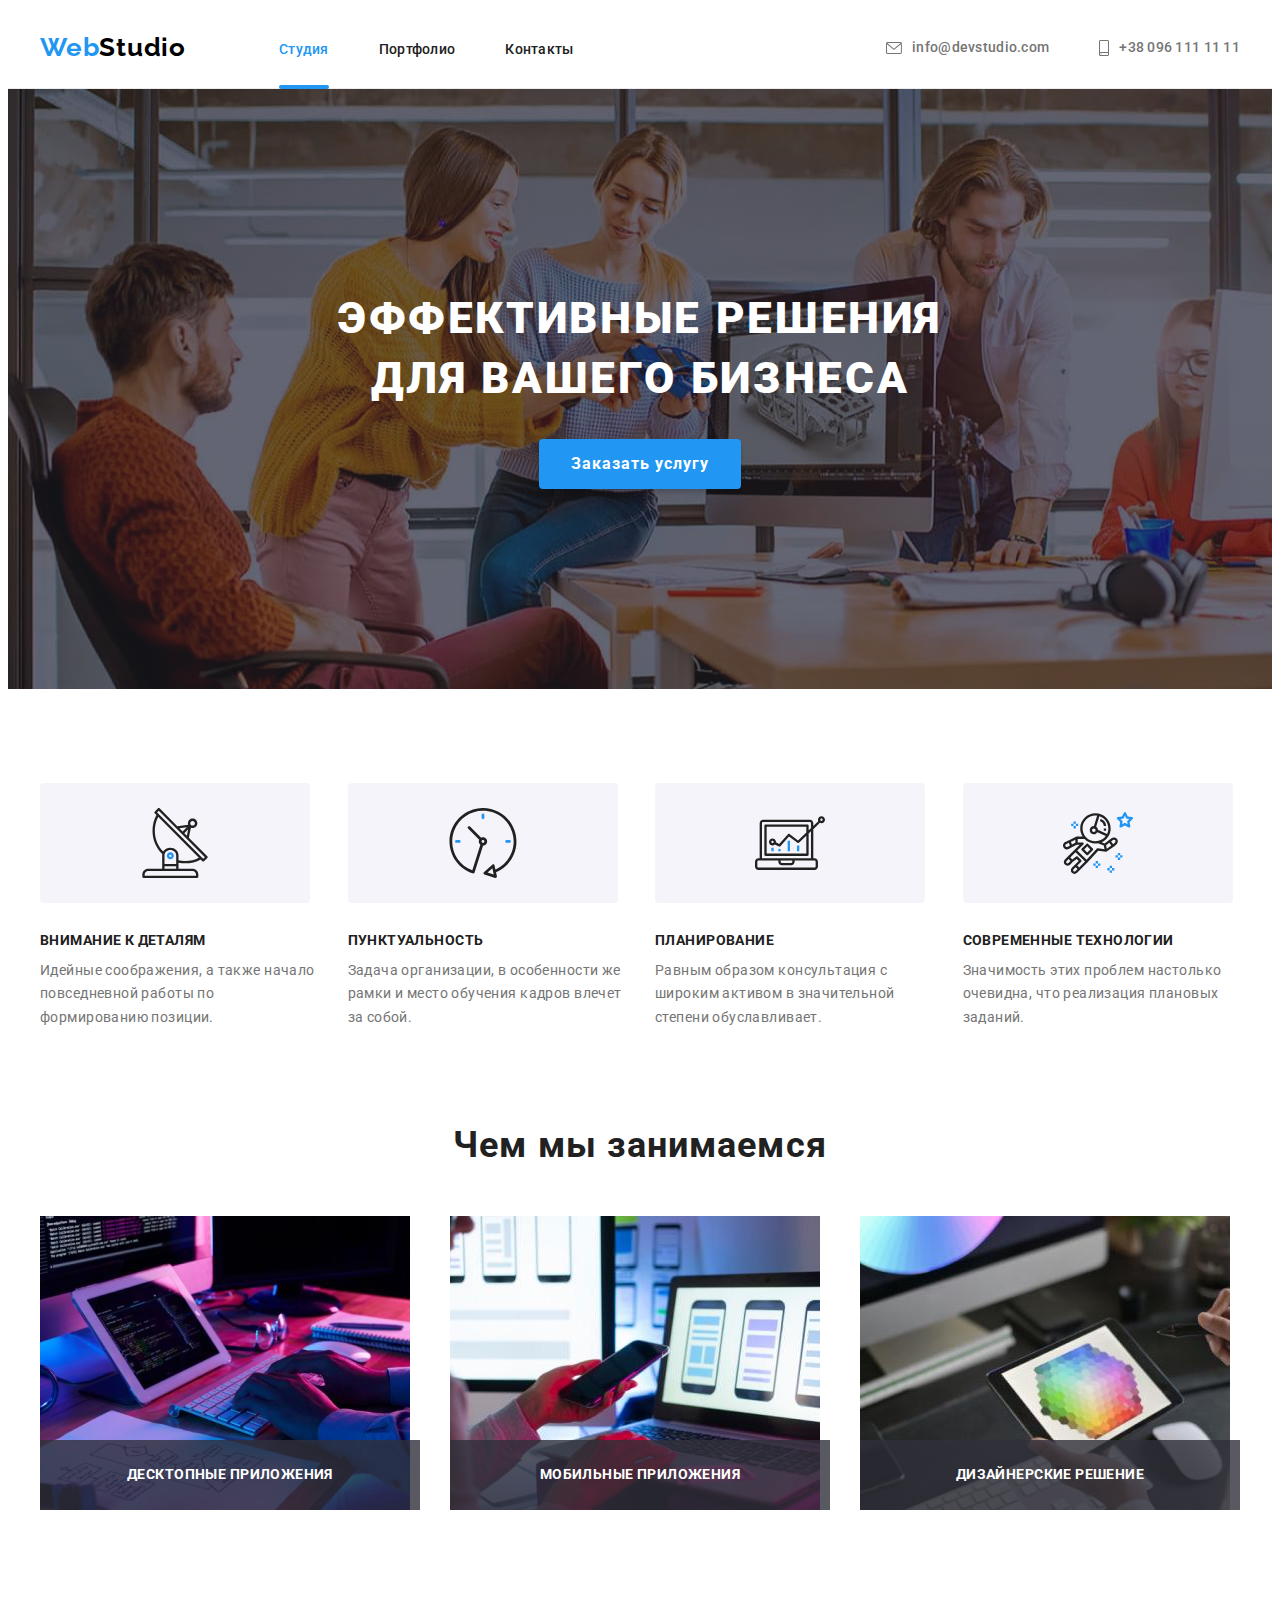
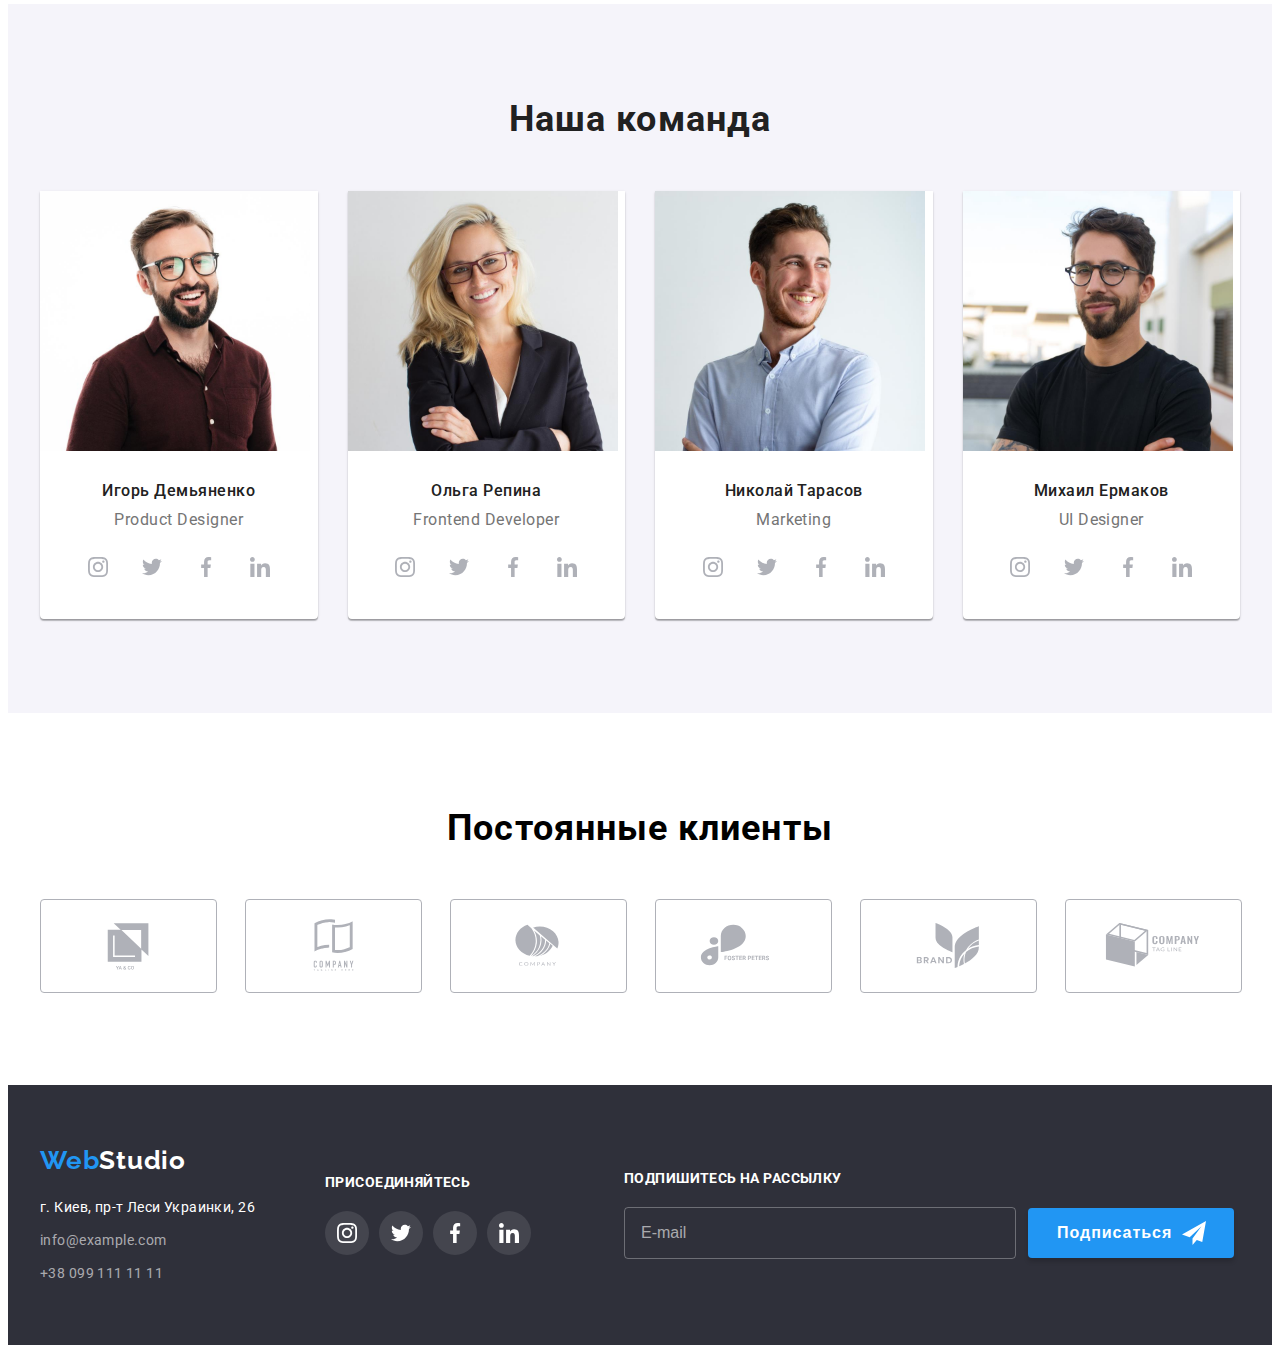
<file: index.html>
<!DOCTYPE html>
<html lang="ru">
  <head>
    <meta charset="UTF-8" />
    <meta http-equiv="X-UA-Compatible" content="IE=edge" />
    <meta name="viewport" content="width=device-width, initial-scale=1.0" />
    <title>WebStudio</title>
    <link rel="preconnect" href="https://fonts.googleapis.com" />
    <link rel="preconnect" href="https://fonts.gstatic.com" crossorigin />
    <link
      href="https://fonts.googleapis.com/css2?family=Raleway:wght@700&family=Roboto:wght@400;500;700;900&display=swap"
      rel="stylesheet"
    />
    <link
      rel="stylesheet"
      href="https://cdnjs.cloudflare.com/ajax/libs/modern-normalize/1.1.0/modern-normalize.min.css"
      integrity="sha512-wpPYUAdjBVSE4KJnH1VR1HeZfpl1ub8YT/NKx4PuQ5NmX2tKuGu6U/JRp5y+Y8XG2tV+wKQpNHVUX03MfMFn9Q=="
      crossorigin="anonymous"
      referrerpolicy="no-referrer"
    />
    <link rel="stylesheet" href="./css/style.css" />
  </head>

  <body>
    <header class="header">
      <div class="container header-container">
        <a class="header-logo link" href="./index.html"
          ><span class="header-logo-accent">Web</span>Studio</a
        >
        <nav class="header-nav">
          <ul class="header-nav-list list">
            <li class="header-nav-item">
              <a class="header-nav-link link current" href="./index.html"
                >Студия</a
              >
            </li>
            <li class="header-nav-item">
              <a class="header-nav-link link" href="./portfolio.html"
                >Портфолио</a
              >
            </li>
            <li class="header-nav-item">
              <a class="header-nav-link link" href="">Контакты</a>
            </li>
          </ul>
        </nav>
        <ul class="header-contact-list list">
          <li class="header-contact-item">
            <a class="header-contact-link link" href="mailto:info@devstudio.com"
              ><svg class="header-icon" width="16" height="12">
                <use href="./images/icons.svg#icon-envelope"></use></svg
              >info@devstudio.com</a
            >
          </li>
          <li class="header-contact-item">
            <a class="header-contact-link link" href="tel:+380961111111"
              ><svg class="header-icon" width="10" height="16">
                <use href="./images/icons.svg#icon-smartphone"></use></svg
              >+38 096 111 11 11</a
            >
          </li>
        </ul>
      </div>
    </header>
    <main>
      <!--Hero-->
      <section class="hero">
        <div class="container hero-container">
          <h1 class="hero-title">Эффективные решения для вашего бизнеса</h1>
          <button type="button" class="hero-btn" data-modal-open>
            Заказать услугу
          </button>
        </div>
      </section>
      <!--Qualitys-->
      <section class="quality">
        <div class="container">
          <h2 class="visually-hidden">Качества</h2>
          <ul class="quality-list list">
            <li class="quality-item">
              <div class="quality-icon-container">
                <svg class="quality-icon" width="70" height="70">
                  <use href="./images/icons.svg#icon-antenna"></use>
                </svg>
              </div>
              <h3 class="quality-title">Внимание к деталям</h3>
              <p class="quality-text">
                Идейные соображения, а также начало повседневной работы по
                формированию позиции.
              </p>
            </li>
            <li class="quality-item">
              <div class="quality-icon-container">
                <svg class="quality-icon" width="70" height="70">
                  <use href="./images/icons.svg#icon-clock"></use>
                </svg>
              </div>
              <h3 class="quality-title">Пунктуальность</h3>
              <p class="quality-text">
                Задача организации, в особенности же рамки и место обучения
                кадров влечет за собой.
              </p>
            </li>
            <li class="quality-item">
              <div class="quality-icon-container">
                <svg class="quality-icon" width="70" height="70">
                  <use href="./images/icons.svg#icon-diagram"></use>
                </svg>
              </div>
              <h3 class="quality-title">Планирование</h3>
              <p class="quality-text">
                Равным образом консультация с широким активом в значительной
                степени обуславливает.
              </p>
            </li>
            <li class="quality-item">
              <div class="quality-icon-container">
                <svg class="quality-icon" width="70" height="70">
                  <use href="./images/icons.svg#icon-astronaut"></use>
                </svg>
              </div>
              <h3 class="quality-title">Современные технологии</h3>
              <p class="quality-text">
                Значимость этих проблем настолько очевидна, что реализация
                плановых заданий.
              </p>
            </li>
          </ul>
        </div>
      </section>
      <!--Works-->
      <section class="works">
        <div class="container">
          <h2 class="works-title">Чем мы занимаемся</h2>
          <ul class="works-list list">
            <li class="works-item">
              <img
                src="./images/code.jpg"
                alt="пишет код на планшете"
                width="370"
                height="294"
              />
              <h3 class="work-item-title">ДЕСКТОПНЫЕ ПРИЛОЖЕНИЯ</h3>
            </li>
            <li class="works-item">
              <img
                src="./images/mobile.jpg"
                alt="девушка с телефоном возле ноутбука"
                width="370"
                height="294"
              />
              <h3 class="work-item-title">МОБИЛЬНЫЕ ПРИЛОЖЕНИЯ</h3>
            </li>
            <li class="works-item">
              <img
                src="./images/color.jpg"
                alt="планшет в руке с гаммой цветов"
                width="370"
                height="294"
              />
              <h3 class="work-item-title">ДИЗАЙНЕРСКИЕ РЕШЕНИЕ</h3>
            </li>
          </ul>
        </div>
      </section>
      <!--Team-->
      <section class="team">
        <div class="container">
          <h2 class="team-title">Наша команда</h2>
          <ul class="team-list list">
            <li class="team-item">
              <img
                src="./images/product-designer.jpg"
                alt="дизайнер продукта"
                width="270"
                height="260"
              />
              <div class="team-container">
                <h3 class="team-list-title">Игорь Демьяненко</h3>
                <p class="team-list-text" lang="en">Product Designer</p>
                <ul class="team-social-list list">
                  <li class="team-social-item">
                    <a class="team-social-link link" href="">
                      <svg class="team-social-icon" width="20" height="20">
                        <use href="./images/icons.svg#icon-instagram"></use>
                      </svg>
                    </a>
                  </li>
                  <li class="team-social-item">
                    <a class="team-social-link link" href="">
                      <svg class="team-social-icon" width="20" height="20">
                        <use href="./images/icons.svg#icon-twitter"></use>
                      </svg>
                    </a>
                  </li>
                  <li class="team-social-item">
                    <a class="team-social-link link" href="">
                      <svg class="team-social-icon" width="20" height="20">
                        <use href="./images/icons.svg#icon-facebook"></use>
                      </svg>
                    </a>
                  </li>
                  <li class="team-social-item">
                    <a class="team-social-link link" href="">
                      <svg class="team-social-icon" width="20" height="20">
                        <use href="./images/icons.svg#icon-linkedin"></use>
                      </svg>
                    </a>
                  </li>
                </ul>
              </div>
            </li>
            <li class="team-item">
              <img
                src="./images/frontend-developer.jpg"
                alt="фронтенд разработчик"
                width="270"
                height="260"
              />
              <div class="team-container">
                <h3 class="team-list-title">Ольга Репина</h3>
                <p class="team-list-text" lang="en">Frontend Developer</p>
                <ul class="team-social-list list">
                  <li class="team-social-item">
                    <a class="team-social-link link" href="">
                      <svg class="team-social-icon" width="20" height="20">
                        <use href="./images/icons.svg#icon-instagram"></use>
                      </svg>
                    </a>
                  </li>
                  <li class="team-social-item">
                    <a class="team-social-link link" href="">
                      <svg class="team-social-icon" width="20" height="20">
                        <use href="./images/icons.svg#icon-twitter"></use>
                      </svg>
                    </a>
                  </li>
                  <li class="team-social-item">
                    <a class="team-social-link link" href="">
                      <svg class="team-social-icon" width="20" height="20">
                        <use href="./images/icons.svg#icon-facebook"></use>
                      </svg>
                    </a>
                  </li>
                  <li class="team-social-item">
                    <a class="team-social-link link" href="">
                      <svg class="team-social-icon" width="20" height="20">
                        <use href="./images/icons.svg#icon-linkedin"></use>
                      </svg>
                    </a>
                  </li>
                </ul>
              </div>
            </li>
            <li class="team-item">
              <img
                src="./images/marketing.jpg"
                alt="маркетолог"
                width="270"
                height="260"
              />
              <div class="team-container">
                <h3 class="team-list-title">Николай Тарасов</h3>
                <p class="team-list-text" lang="en">Marketing</p>
                <ul class="team-social-list list">
                  <li class="team-social-item">
                    <a class="team-social-link link" href="">
                      <svg class="team-social-icon" width="20" height="20">
                        <use href="./images/icons.svg#icon-instagram"></use>
                      </svg>
                    </a>
                  </li>
                  <li class="team-social-item">
                    <a class="team-social-link link" href="">
                      <svg class="team-social-icon" width="20" height="20">
                        <use href="./images/icons.svg#icon-twitter"></use>
                      </svg>
                    </a>
                  </li>
                  <li class="team-social-item">
                    <a class="team-social-link link" href="">
                      <svg class="team-social-icon" width="20" height="20">
                        <use href="./images/icons.svg#icon-facebook"></use>
                      </svg>
                    </a>
                  </li>
                  <li class="team-social-item">
                    <a class="team-social-link link" href="">
                      <svg class="team-social-icon" width="20" height="20">
                        <use href="./images/icons.svg#icon-linkedin"></use>
                      </svg>
                    </a>
                  </li>
                </ul>
              </div>
            </li>
            <li class="team-item">
              <img
                src="./images/ui-designer.jpg"
                alt="дизайнер интерфейсов"
                width="270"
                height="260"
              />
              <div class="team-container">
                <h3 class="team-list-title">Михаил Ермаков</h3>
                <p class="team-list-text" lang="en">UI Designer</p>
                <ul class="team-social-list list">
                  <li class="team-social-item">
                    <a class="team-social-link link" href="">
                      <svg class="team-social-icon" width="20" height="20">
                        <use href="./images/icons.svg#icon-instagram"></use>
                      </svg>
                    </a>
                  </li>
                  <li class="team-social-item">
                    <a class="team-social-link link" href="">
                      <svg class="team-social-icon" width="20" height="20">
                        <use href="./images/icons.svg#icon-twitter"></use>
                      </svg>
                    </a>
                  </li>
                  <li class="team-social-item">
                    <a class="team-social-link link" href="">
                      <svg class="team-social-icon" width="20" height="20">
                        <use href="./images/icons.svg#icon-facebook"></use>
                      </svg>
                    </a>
                  </li>
                  <li class="team-social-item">
                    <a class="team-social-link link" href="">
                      <svg class="team-social-icon" width="20" height="20">
                        <use href="./images/icons.svg#icon-linkedin"></use>
                      </svg>
                    </a>
                  </li>
                </ul>
              </div>
            </li>
          </ul>
        </div>
      </section>
      <!--Clients-->
      <section class="client">
        <div class="container">
          <h2 class="client-title">Постоянные клиенты</h2>
          <ul class="client-list list">
            <li class="client-item">
              <a class="client-link link" href="">
                <svg class="client-icon" width="106" height="60">
                  <use href="./images/icons.svg#icon-logo1"></use>
                </svg>
              </a>
            </li>
            <li class="client-item">
              <a class="client-link link" href="">
                <svg class="client-icon" width="106" height="60">
                  <use href="./images/icons.svg#icon-logo2"></use>
                </svg>
              </a>
            </li>
            <li class="client-item">
              <a class="client-link link" href="">
                <svg class="client-icon" width="106" height="60">
                  <use href="./images/icons.svg#icon-logo3"></use>
                </svg>
              </a>
            </li>
            <li class="client-item">
              <a class="client-link link" href="">
                <svg class="client-icon" width="106" height="60">
                  <use href="./images/icons.svg#icon-logo4"></use>
                </svg>
              </a>
            </li>
            <li class="client-item">
              <a class="client-link link" href="">
                <svg class="client-icon" width="106" height="60">
                  <use href="./images/icons.svg#icon-logo5"></use>
                </svg>
              </a>
            </li>
            <li class="client-item">
              <a class="client-link link" href="">
                <svg class="client-icon" width="106" height="60">
                  <use href="./images/icons.svg#icon-logo6"></use>
                </svg>
              </a>
            </li>
          </ul>
        </div>
      </section>
    </main>
    <footer class="footer">
      <div class="container">
        <div class="footer-container">
          <div class="footer-addres">
            <a class="footer-logo link" href="./index.html"
              ><span class="footer-logo-accent">Web</span>Studio
            </a>
            <address class="footer-address">
              <ul class="footer-list list">
                <li class="footer-item">
                  <a
                    class="footer-address-link link"
                    href="https://goo.gl/maps/RLzgMfpruisoDYnj7"
                    target="_blank"
                    rel="noopener noreferrer"
                    >г. Киев, пр-т Леси Украинки, 26
                  </a>
                </li>
                <li class="footer-item">
                  <a class="footer-link link" href="mailto:info@example.com"
                    >info@example.com</a
                  >
                </li>
                <li class="footer-item">
                  <a class="footer-link link" href="tel:+380991111111"
                    >+38 099 111 11 11</a
                  >
                </li>
              </ul>
            </address>
          </div>
          <div class="footer-social">
            <p class="footer-social-text">ПРИСОЕДИНЯЙТЕСЬ</p>
            <ul class="footer-social-list list">
              <li class="footer-social-item">
                <a class="footer-social-link link" href="">
                  <svg class="footer-social-icon" width="20" height="20">
                    <use href="./images/icons.svg#icon-instagram"></use>
                  </svg>
                </a>
              </li>
              <li class="footer-social-item">
                <a class="footer-social-link link" href="">
                  <svg class="footer-social-icon" width="20" height="20">
                    <use href="./images/icons.svg#icon-twitter"></use>
                  </svg>
                </a>
              </li>
              <li class="footer-social-item">
                <a class="footer-social-link link" href="">
                  <svg class="footer-social-icon" width="20" height="20">
                    <use href="./images/icons.svg#icon-facebook"></use>
                  </svg>
                </a>
              </li>
              <li class="footer-social-item">
                <a class="footer-social-link link" href="">
                  <svg class="footer-social-icon" width="20" height="20">
                    <use href="./images/icons.svg#icon-linkedin"></use>
                  </svg>
                </a>
              </li>
            </ul>
          </div>
          <div class="footer-form-wrap">
            <p class="footer-form-title">ПОДПИШИТЕСЬ НА РАССЫЛКУ</p>
            <form action="#" class="footer-form">
              <input
                type="email"
                name="mail"
                placeholder="E-mail"
                class="footer-form-input"
              />
              <button type="submit" class="footer-form-btn">
                Подписаться
                <svg class="footer-form-icon" width="24" height="24">
                  <use href="./images/icons.svg#icon-send"></use>
                </svg>
              </button>
            </form>
          </div>
        </div>
      </div>
    </footer>
    <div class="backdrop is-hidden" data-modal>
      <div class="modal">
        <div class="modal-form-wrap">
          <p class="modal-form-title">
            Оставьте свои данные, мы вам перезвоним
          </p>
          <form action="#" class="modal-form">
            <div class="modal-form-field">
              <label for="user-name" class="modal-form-label">Имя</label>
              <div class="modal-input-wrap">
                <input
                  type="text"
                  name="user-name"
                  id="user-name"
                  class="modal-input"
                />
                <svg class="modal-input-icon" width="18" height="18">
                  <use href="./images/icons.svg#icon-person"></use>
                </svg>
              </div>
            </div>
            <div class="modal-form-field">
              <label for="user-tel" class="modal-form-label">Телефон</label>
              <div class="modal-input-wrap">
                <input
                  type="tel"
                  name="user-tel"
                  id="user-tel"
                  class="modal-input"
                />
                <svg class="modal-input-icon" width="18" height="18">
                  <use href="./images/icons.svg#icon-modal-phone"></use>
                </svg>
              </div>
            </div>
            <div class="modal-form-field">
              <label for="user-mail" class="modal-form-label">Почта</label>
              <div class="modal-input-wrap">
                <input
                  type="email"
                  name="user-mail"
                  id="user-mail"
                  class="modal-input"
                />
                <svg class="modal-input-icon" width="18" height="18">
                  <use href="./images/icons.svg#icon-modal-email"></use>
                </svg>
              </div>
            </div>
            <div class="modal-form-field">
              <label for="user-text" class="modal-form-label"
                >Комментарий</label
              >
              <textarea
                name="user-text"
                id="user-text"
                placeholder="Введите текст"
                class="user-text"
              ></textarea>
            </div>
            <div class="modal-form-checkbox">
              <input
                type="checkbox"
                name="policy"
                id="modal-check"
                class="modal-check visually-hidden"
              />
              <label for="modal-check" class="modal-check-text">
                <span
                  ><svg class="icon-check" width="16" height="15">
                    <use href="./images/icons.svg#icon-check"></use>
                  </svg>
                </span>
                Соглашаюсь с рассылкой и принимаю</label
              ><a class="modal-chek-link" href="#">Условия договора </a>
            </div>
            <button type="submit" class="modal-btn">Отправить</button>
          </form>
        </div>
        <button type="button" class="modal-close-btn" data-modal-close>
          <svg class="modal-close-icon" width="18" height="18">
            <use href="./images/icons.svg#icon-close-black"></use>
          </svg>
        </button>
      </div>
    </div>
    <script src="./js/modal.js"></script>
  </body>
</html>
</file>
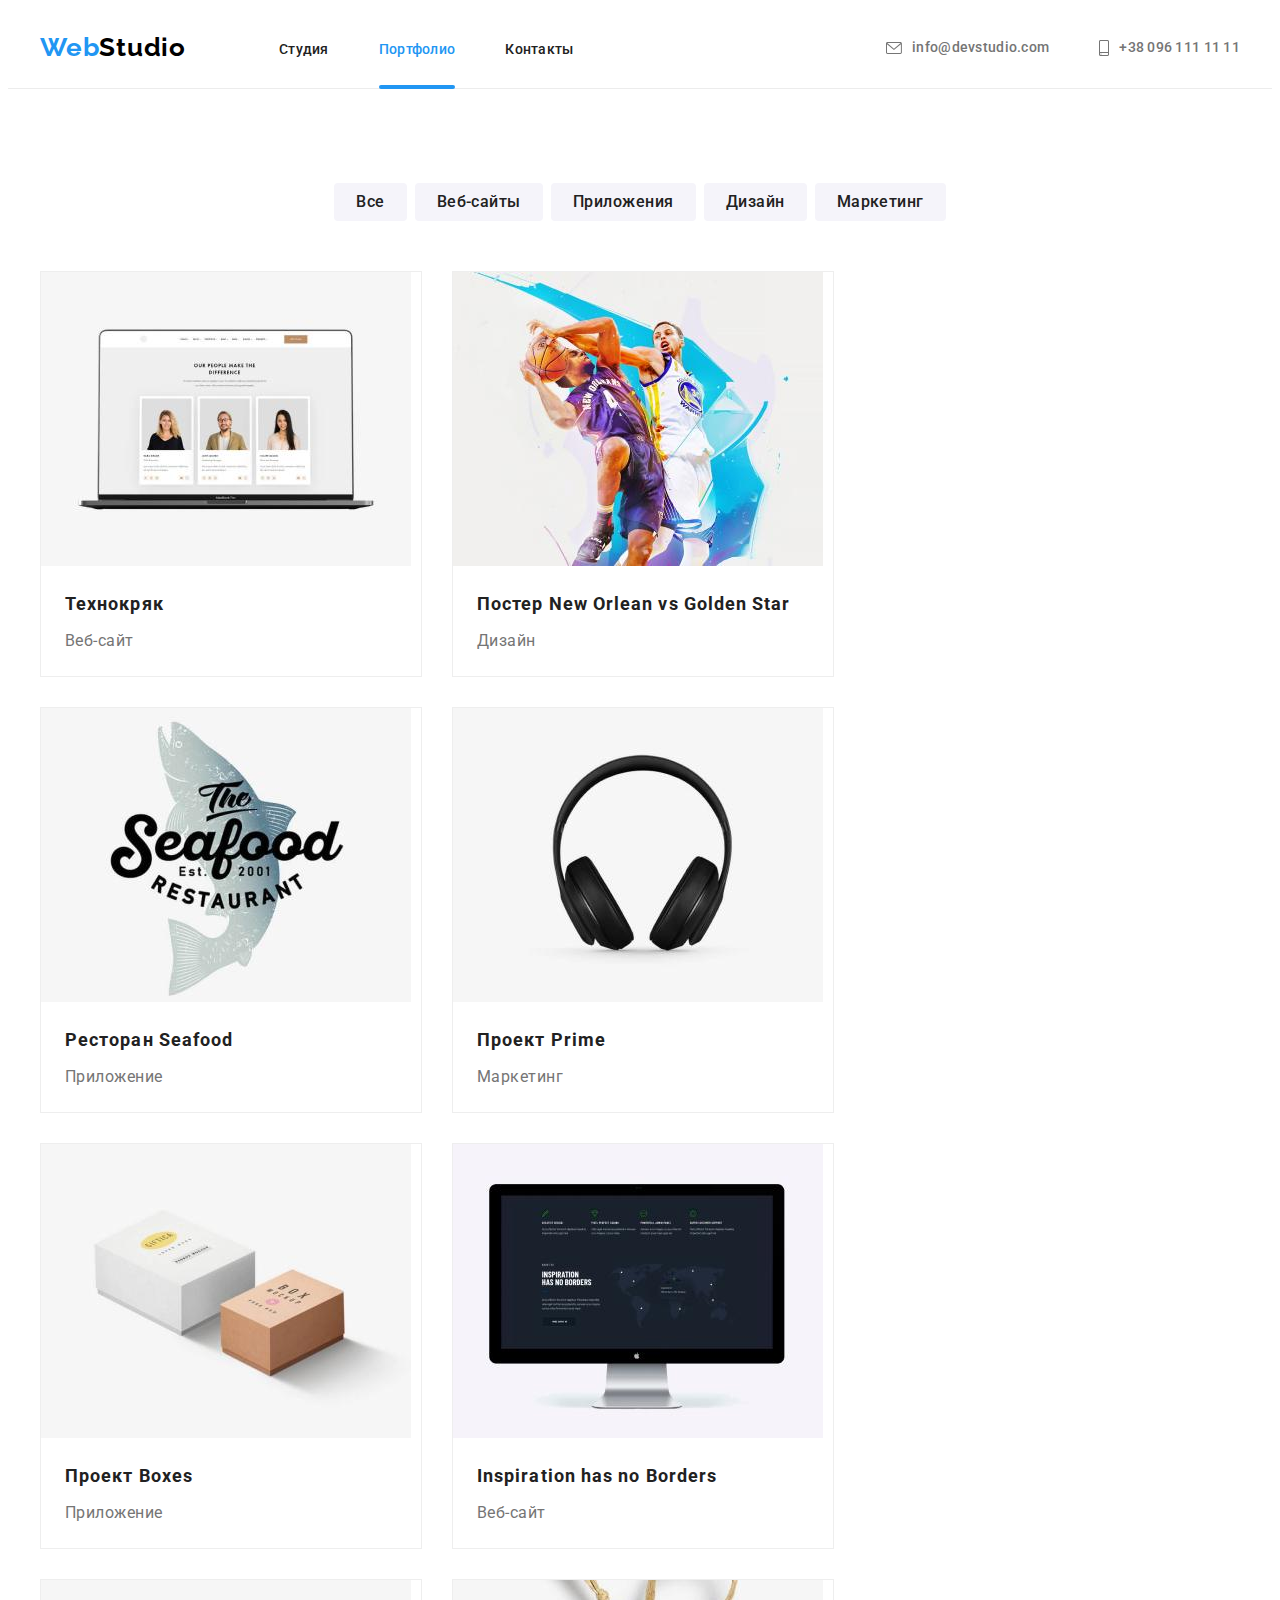
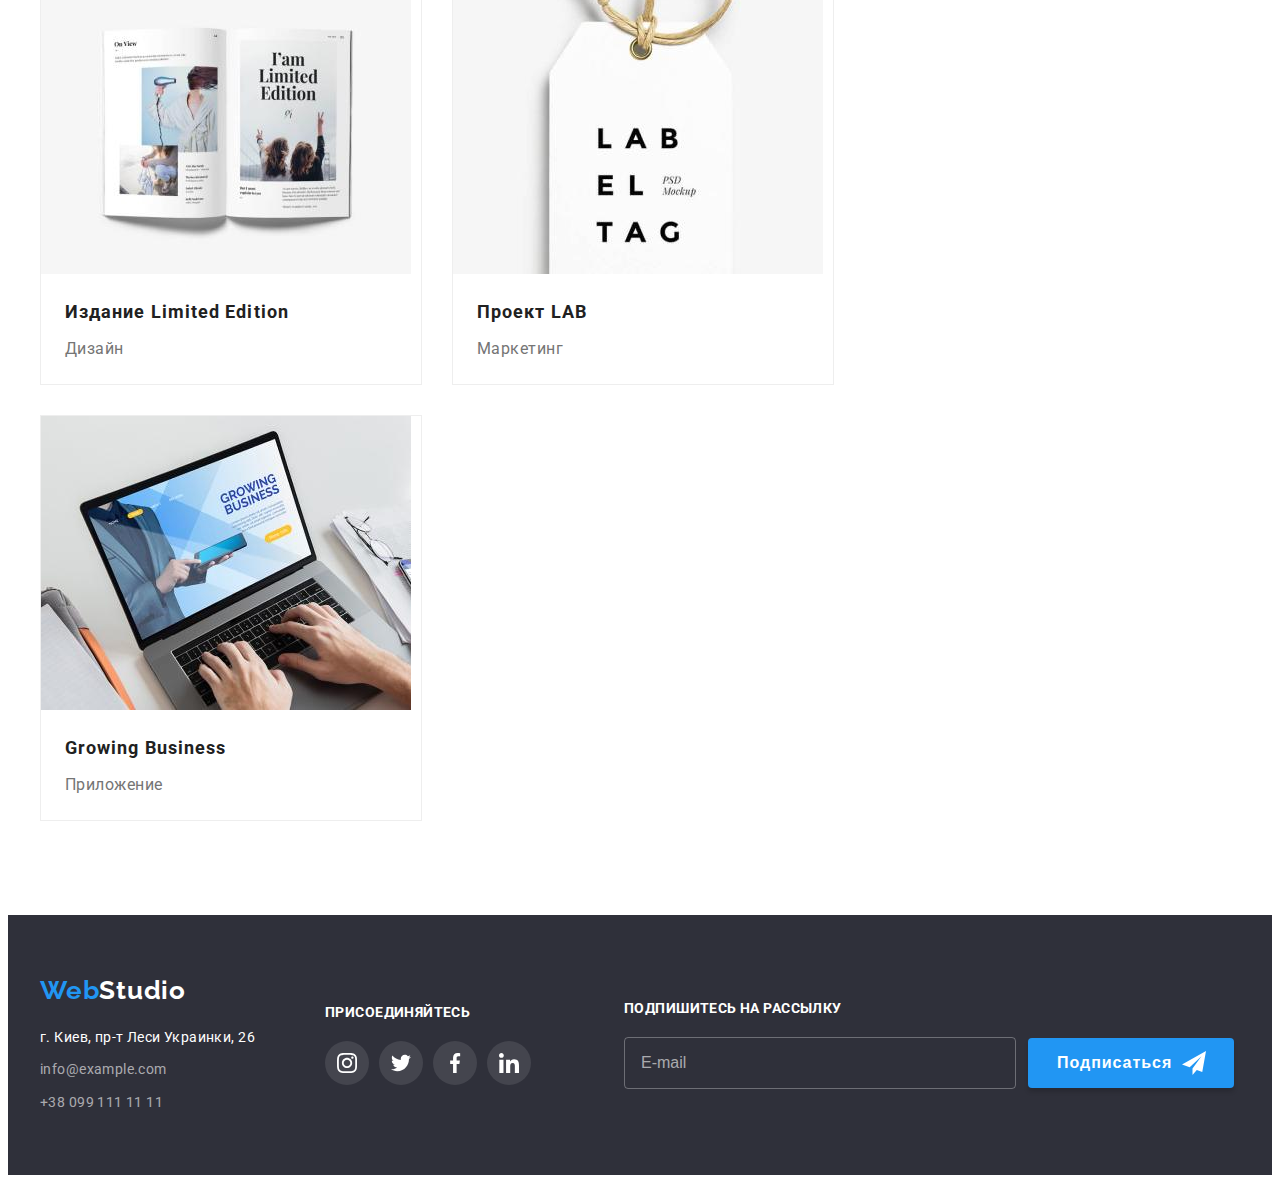
<file: portfolio.html>
<!DOCTYPE html>
<html lang="ru">
  <head>
    <meta charset="UTF-8" />
    <meta http-equiv="X-UA-Compatible" content="IE=edge" />
    <meta name="viewport" content="width=device-width, initial-scale=1.0" />
    <title>Portfolio</title>
    <link rel="preconnect" href="https://fonts.googleapis.com" />
    <link rel="preconnect" href="https://fonts.gstatic.com" crossorigin />
    <link
      href="https://fonts.googleapis.com/css2?family=Raleway:wght@700&family=Roboto:wght@400;500;700;900&display=swap"
      rel="stylesheet"
    />
    <link
      rel="stylesheet"
      href="https://cdnjs.cloudflare.com/ajax/libs/modern-normalize/1.1.0/modern-normalize.min.css"
      integrity="sha512-wpPYUAdjBVSE4KJnH1VR1HeZfpl1ub8YT/NKx4PuQ5NmX2tKuGu6U/JRp5y+Y8XG2tV+wKQpNHVUX03MfMFn9Q=="
      crossorigin="anonymous"
      referrerpolicy="no-referrer"
    />
    <link rel="stylesheet" href="./css/style.css" />
  </head>
  <body>
    <header class="header">
      <div class="container header-container">
        <a class="header-logo link" href="./index.html"
          ><span class="header-logo-accent">Web</span>Studio</a
        >
        <nav class="header-nav">
          <ul class="header-nav-list list">
            <li class="header-nav-item">
              <a class="header-nav-link link" href="./index.html">Студия</a>
            </li>
            <li class="header-nav-item">
              <a class="header-nav-link link current" href="./portfolio.html"
                >Портфолио</a
              >
            </li>
            <li class="header-nav-item">
              <a class="header-nav-link link" href="">Контакты</a>
            </li>
          </ul>
        </nav>
        <ul class="header-contact-list list">
          <li class="header-contact-item">
            <a class="header-contact-link link" href="mailto:info@devstudio.com"
              ><svg class="header-icon" width="16" height="12">
                <use href="./images/icons.svg#icon-envelope"></use></svg
              >info@devstudio.com</a
            >
          </li>
          <li class="header-contact-item">
            <a class="header-contact-link link" href="tel:+380961111111"
              ><svg class="header-icon" width="10" height="16">
                <use href="./images/icons.svg#icon-smartphone"></use></svg
              >+38 096 111 11 11</a
            >
          </li>
        </ul>
      </div>
    </header>
    <main>
      <section class="portfolio">
        <div class="container">
          <h1 class="visually-hidden">Портфолио</h1>
          <!--Filter-->
          <ul class="portfolio-filter-list list">
            <li class="portfolio-filter-item">
              <button class="portfolio-filter-btn" type="button">Все</button>
            </li>
            <li class="portfolio-filter-item">
              <button class="portfolio-filter-btn" type="button">
                Веб-сайты
              </button>
            </li>
            <li class="portfolio-filter-item">
              <button class="portfolio-filter-btn" type="button">
                Приложения
              </button>
            </li>
            <li class="portfolio-filter-item">
              <button class="portfolio-filter-btn" type="button">Дизайн</button>
            </li>
            <li class="portfolio-filter-item">
              <button class="portfolio-filter-btn" type="button">
                Маркетинг
              </button>
            </li>
          </ul>
          <!--Works list-->
          <ul class="portfolio-work-list list">
            <li class="portfolio-work-item">
              <a class="portfolio-work-link link" href="">
                <div class="portfolio-owerlay-wrap">
                  <img
                    src="./images/portfolio-webpage.jpg"
                    alt="Ноутбук с изображением веб станицы"
                    width="370"
                    height="294"
                  />
                  <p class="portfolio-work-overlay">
                    Технокряк это современная площадка распространения
                    коронавируса. Компании используют эту платформу для
                    цифрового шпионажа и атак на защищённые сервера конкурентов.
                  </p>
                </div>
                <div class="portfolio-container-text">
                  <h2 class="portfolio-work-title">Технокряк</h2>
                  <p class="portfolio-work-text">Веб-сайт</p>
                </div>
              </a>
            </li>
            <li class="portfolio-work-item">
              <a class="portfolio-work-link link" href="">
                <div class="portfolio-owerlay-wrap">
                  <img
                    src="./images/portfolio-basketball.jpg"
                    alt="Два баскедболиста"
                    width="370"
                    height="294"
                  />
                  <p class="portfolio-work-overlay">
                    Технокряк это современная площадка распространения
                    коронавируса. Компании используют эту платформу для
                    цифрового шпионажа и атак на защищённые сервера конкурентов.
                  </p>
                </div>
                <div class="portfolio-container-text">
                  <h2 class="portfolio-work-title">
                    Постер <span lang="en">New Orlean vs Golden Star</span>
                  </h2>
                  <p class="portfolio-work-text">Дизайн</p>
                </div>
              </a>
            </li>
            <li class="portfolio-work-item">
              <a class="portfolio-work-link link" href="">
                <div class="portfolio-owerlay-wrap">
                  <img
                    src="./images/portfolio-seafood.jpg"
                    alt="Логотип ресторана"
                    width="370"
                    height="294"
                  />
                  <p class="portfolio-work-overlay">
                    Технокряк это современная площадка распространения
                    коронавируса. Компании используют эту платформу для
                    цифрового шпионажа и атак на защищённые сервера конкурентов.
                  </p>
                </div>
                <div class="portfolio-container-text">
                  <h2 class="portfolio-work-title">
                    Ресторан <span lang="en">Seafood</span>
                  </h2>
                  <p class="portfolio-work-text">Приложение</p>
                </div>
              </a>
            </li>
            <li class="portfolio-work-item">
              <a class="portfolio-work-link link" href="">
                <div class="portfolio-owerlay-wrap">
                  <img
                    src="./images/portfolio-headphones.jpg"
                    alt="Наушники"
                    width="370"
                    height="294"
                  />
                  <p class="portfolio-work-overlay">
                    Технокряк это современная площадка распространения
                    коронавируса. Компании используют эту платформу для
                    цифрового шпионажа и атак на защищённые сервера конкурентов.
                  </p>
                </div>
                <div class="portfolio-container-text">
                  <h2 class="portfolio-work-title">
                    Проект <span lang="en">Prime</span>
                  </h2>
                  <p class="portfolio-work-text">Маркетинг</p>
                </div>
              </a>
            </li>
            <li class="portfolio-work-item">
              <a class="portfolio-work-link link" href="">
                <div class="portfolio-owerlay-wrap">
                  <img
                    src="./images/portfolio-boxes.jpg"
                    alt="Две коробки"
                    width="370"
                    height="294"
                  />
                  <p class="portfolio-work-overlay">
                    Технокряк это современная площадка распространения
                    коронавируса. Компании используют эту платформу для
                    цифрового шпионажа и атак на защищённые сервера конкурентов.
                  </p>
                </div>
                <div class="portfolio-container-text">
                  <h2 class="portfolio-work-title">
                    Проект <span lang="en">Boxes</span>
                  </h2>
                  <p class="portfolio-work-text">Приложение</p>
                </div>
              </a>
            </li>
            <li class="portfolio-work-item">
              <a class="portfolio-work-link link" href="">
                <div class="portfolio-owerlay-wrap">
                  <img
                    src="./images/portfolio-monitor.jpg"
                    alt="Монитор"
                    width="370"
                    height="294"
                  />
                  <p class="portfolio-work-overlay">
                    Технокряк это современная площадка распространения
                    коронавируса. Компании используют эту платформу для
                    цифрового шпионажа и атак на защищённые сервера конкурентов.
                  </p>
                </div>
                <div class="portfolio-container-text">
                  <h2 class="portfolio-work-title" lang="en">
                    Inspiration has no Borders
                  </h2>
                  <p class="portfolio-work-text">Веб-сайт</p>
                </div>
              </a>
            </li>
            <li class="portfolio-work-item">
              <a class="portfolio-work-link link" href="">
                <div class="portfolio-owerlay-wrap">
                  <img
                    src="./images/portfolio-magazine.jpg"
                    alt="Журнал"
                    width="370"
                    height="294"
                  />
                  <p class="portfolio-work-overlay">
                    Технокряк это современная площадка распространения
                    коронавируса. Компании используют эту платформу для
                    цифрового шпионажа и атак на защищённые сервера конкурентов.
                  </p>
                </div>
                <div class="portfolio-container-text">
                  <h2 class="portfolio-work-title">
                    Издание <span lang="en">Limited Edition</span>
                  </h2>
                  <p class="portfolio-work-text">Дизайн</p>
                </div>
              </a>
            </li>
            <li class="portfolio-work-item">
              <a class="portfolio-work-link link" href="">
                <div class="portfolio-owerlay-wrap">
                  <img
                    src="./images/portfolio-label.jpg"
                    alt="Ярлык"
                    width="370"
                    height="294"
                  />
                  <p class="portfolio-work-overlay">
                    Технокряк это современная площадка распространения
                    коронавируса. Компании используют эту платформу для
                    цифрового шпионажа и атак на защищённые сервера конкурентов.
                  </p>
                </div>
                <div class="portfolio-container-text">
                  <h2 class="portfolio-work-title">
                    Проект <span lang="en">LAB</span>
                  </h2>
                  <p class="portfolio-work-text">Маркетинг</p>
                </div>
              </a>
            </li>
            <li class="portfolio-work-item">
              <a class="portfolio-work-link link" href="">
                <div class="portfolio-owerlay-wrap">
                  <img
                    src="./images/portfolio-notebook.jpg"
                    alt="Ноутбук"
                    width="370"
                    height="294"
                  />
                  <p class="portfolio-work-overlay">
                    Технокряк это современная площадка распространения
                    коронавируса. Компании используют эту платформу для
                    цифрового шпионажа и атак на защищённые сервера конкурентов.
                  </p>
                </div>
                <div class="portfolio-container-text">
                  <h2 class="portfolio-work-title" lang="en">
                    Growing Business
                  </h2>
                  <p class="portfolio-work-text">Приложение</p>
                </div>
              </a>
            </li>
          </ul>
        </div>
      </section>
    </main>
    <footer class="footer">
      <div class="container">
        <div class="footer-container">
          <div class="footer-addres">
            <a class="footer-logo link" href="./index.html"
              ><span class="footer-logo-accent">Web</span>Studio
            </a>
            <address class="footer-address">
              <ul class="footer-list list">
                <li class="footer-item">
                  <a
                    class="footer-address-link link"
                    href="https://goo.gl/maps/RLzgMfpruisoDYnj7"
                    target="_blank"
                    rel="noopener noreferrer"
                    >г. Киев, пр-т Леси Украинки, 26
                  </a>
                </li>
                <li class="footer-item">
                  <a class="footer-link link" href="mailto:info@example.com"
                    >info@example.com</a
                  >
                </li>
                <li class="footer-item">
                  <a class="footer-link link" href="tel:+380991111111"
                    >+38 099 111 11 11</a
                  >
                </li>
              </ul>
            </address>
          </div>
          <div class="footer-social">
            <p class="footer-social-text">ПРИСОЕДИНЯЙТЕСЬ</p>
            <ul class="footer-social-list list">
              <li class="footer-social-item">
                <a class="footer-social-link link" href="">
                  <svg class="footer-social-icon" width="20" height="20">
                    <use href="./images/icons.svg#icon-instagram"></use>
                  </svg>
                </a>
              </li>
              <li class="footer-social-item">
                <a class="footer-social-link link" href="">
                  <svg class="footer-social-icon" width="20" height="20">
                    <use href="./images/icons.svg#icon-twitter"></use>
                  </svg>
                </a>
              </li>
              <li class="footer-social-item">
                <a class="footer-social-link link" href="">
                  <svg class="footer-social-icon" width="20" height="20">
                    <use href="./images/icons.svg#icon-facebook"></use>
                  </svg>
                </a>
              </li>
              <li class="footer-social-item">
                <a class="footer-social-link link" href="">
                  <svg class="footer-social-icon" width="20" height="20">
                    <use href="./images/icons.svg#icon-linkedin"></use>
                  </svg>
                </a>
              </li>
            </ul>
          </div>
          <div class="footer-form-wrap">
            <p class="footer-form-title">ПОДПИШИТЕСЬ НА РАССЫЛКУ</p>
            <form action="#" class="footer-form">
              <input
                type="email"
                name="mail"
                placeholder="E-mail"
                class="footer-form-input"
              />
              <button type="submit" class="footer-form-btn">
                Подписаться
                <svg class="footer-form-icon" width="24" height="24">
                  <use href="./images/icons.svg#icon-send"></use>
                </svg>
              </button>
            </form>
          </div>
        </div>
      </div>
    </footer>
  </body>
</html>
</file>
<file: css/style.css>
/*-----------VARIABLES-----------*/
:root {
  --accent-logo-color: #2196f3;
  --second-logo-color: #000000;
  --third-logo-color: #ffffff;
  --mine-header-text-color: #212121;
  --second-header-text-color: #757575;
  --mine-title-color: #ffffff;
  --second-title-color: #212121;
  --third-title-color: #212121;
  --main-text-color: #757575;
  --accent-color: #2196f3;
  --button-color: #2196f3;
  --button-second-text-color: #ffffff;
  --button-first-text-color: #212121;
  --mine-background-color: #2f303a;
  --second-background-color: #f5f4fa;
  --icon-main-color: #afb1b8;
  --icon-second-color: #ffffff;
  --icon-accent-color: #2196f3;
  --card-set-gap: 30px;
}

body {
  font-family: "Roboto", sans-serif;
}

/*-----------RESET STYLE-----------*/

p,
h1,
h2,
h3,
h4,
h5,
h6 {
  margin: 0;
}

ul {
  margin: 0;
  padding: 0;
}

button {
  cursor: pointer;
}

img {
  display: block;
  max-width: 100%;
  height: auto;
}

/*-----------SERVICE CLASS-----------*/

.container {
  width: 1200px;
  padding-left: 15px;
  padding-right: 15px;
  margin: 0 auto;
}

.list {
  list-style: none;
}

.link {
  text-decoration: none;
}

.visually-hidden {
  position: absolute;
  white-space: nowrap;
  width: 1px;
  height: 1px;
  overflow: hidden;
  border: 0;
  padding: 0;
  clip: rect(0 0 0 0);
  clip-path: inset(50%);
  margin: -1px;
}

/*-----------HEADER-----------*/

.header {
  border-bottom: 1px solid #ececec;
}

.header-container {
  display: flex;
  align-items: center;
}

.header-logo {
  padding-top: 24px;
  padding-bottom: 25px;
  font-family: "Raleway", sans-serif;
  font-weight: 700;
  font-size: 26px;
  line-height: 1.19;
  letter-spacing: 0.03em;
  color: var(--second-logo-color);
  margin-right: 93px;
}

.header-logo-accent {
  color: var(--accent-logo-color);
}

.header-nav-list {
  display: flex;
}

.header-nav-item:not(:last-child) {
  margin-right: 50px;
}

.header-nav-link {
  padding-bottom: 32px;
  padding-top: 32px;
  font-weight: 500;
  font-size: 14px;
  line-height: 1.14;
  letter-spacing: 0.02em;
  color: var(--mine-header-text-color);
  position: relative;
  transition: color 250ms cubic-bezier(0.4, 0, 0.2, 1);
}

.header-nav-link:hover,
.header-nav-link:focus {
  color: var(--accent-color);
}

.header-nav-link.current {
  color: var(--accent-color);
}

.header-nav-link.current::after {
  content: "";
  width: 100%;
  height: 4px;
  border-radius: 2px;
  background-color: var(--accent-color);
  position: absolute;
  bottom: 0;
  left: 0;
}

.header-icon {
  margin-right: 10px;
  fill: currentColor;
}

.header-contact-list {
  display: flex;
  margin-left: auto;
}

.header-contact-item:not(:last-child) {
  margin-right: 50px;
}

.header-contact-link {
  display: flex;
  align-items: center;
  justify-content: center;
  padding-bottom: 32px;
  padding-top: 32px;
  font-weight: 500;
  font-size: 14px;
  line-height: 1.14;
  letter-spacing: 0.02em;
  color: var(--second-header-text-color);
  transition: color 250ms cubic-bezier(0.4, 0, 0.2, 1);
}

.header-contact-link:hover,
.header-contact-link:focus {
  color: var(--accent-color);
}

/*-----------HERO-----------*/

.hero {
  background-color: #c4c4c4;
  background-image: linear-gradient(
      rgba(47, 48, 58, 0.4),
      rgba(47, 48, 58, 0.4)
    ),
    url(../images/hero-bg.jpg);
  padding-top: 200px;
  padding-bottom: 200px;
  margin: 0 auto;
  max-width: 1600px;
}

.hero-title {
  font-weight: 900;
  font-size: 44px;
  line-height: 1.36;
  text-align: center;
  letter-spacing: 0.06em;
  text-transform: uppercase;
  color: var(--mine-title-color);
  width: 696px;
  margin: 0 auto;
  margin-bottom: 30px;
}

.hero-btn {
  font-family: inherit;
  font-weight: 700;
  font-size: 16px;
  line-height: 1.87;
  display: flex;
  align-items: center;
  text-align: center;
  letter-spacing: 0.06em;
  color: var(--button-second-text-color);
  background-color: var(--button-color);
  box-shadow: 0px 4px 4px rgba(0, 0, 0, 0.15);
  border-radius: 4px;
  border-style: none;
  padding: 10px 32px;
  margin: 0 auto;
}

/*-----------QALITY-----------*/

.quality {
  padding-top: 94px;
  padding-bottom: 94px;
}

.quality-list {
  display: flex;
  flex-wrap: wrap;
  margin-top: calc(-1 * var(--card-set-gap));
  margin-left: calc(-1 * var(--card-set-gap));
}

.quality-icon-container {
  margin-bottom: 30px;
  display: flex;
  justify-content: center;
  align-items: center;
  width: 270px;
  height: 120px;
  background-color: #f5f4fa;
  border-radius: 4px;
}

.quality-item {
  flex-basis: calc(100% / 4 - var(--card-set-gap));
  margin-top: var(--card-set-gap);
  margin-left: var(--card-set-gap);
}

.quality-title {
  font-weight: 700;
  font-size: 14px;
  line-height: 1.14;
  letter-spacing: 0.03em;
  text-transform: uppercase;
  color: var(--third-title-color);
  margin-bottom: 10px;
}

.quality-text {
  font-weight: 400;
  font-size: 14px;
  line-height: 1.71;
  letter-spacing: 0.03em;
  color: var(--main-text-color);
}

/*-----------WORKS-----------*/

.works {
  padding-bottom: 94px;
}

.works-list {
  display: flex;
  flex-wrap: wrap;
  margin-top: calc(-1 * var(--card-set-gap));
  margin-left: calc(-1 * var(--card-set-gap));
}

.works-item {
  flex-basis: calc(100% / 3 - var(--card-set-gap));
  margin-top: var(--card-set-gap);
  margin-left: var(--card-set-gap);
  position: relative;
}

.work-item-title {
  width: 100%;
  padding-top: 27px;
  padding-bottom: 27px;
  background-color: rgba(47, 48, 58, 0.8);
  font-weight: 700;
  font-size: 14px;
  line-height: 1.14;
  text-align: center;
  letter-spacing: 0.03em;
  text-transform: uppercase;
  color: var(--mine-title-color);
  position: absolute;
  bottom: 0;
  left: 0;
}

.works-title {
  font-weight: 700;
  font-size: 36px;
  line-height: 1.17;
  text-align: center;
  letter-spacing: 0.03em;
  color: var(--second-title-color);
  margin-bottom: 50px;
}

/*-----------TEAM-----------*/

.team {
  background-color: var(--second-background-color);
  padding-top: 94px;
  padding-bottom: 94px;
}

.team-container {
  padding-top: 30px;
  padding-bottom: 30px;
}

.team-title {
  font-weight: 700;
  font-size: 36px;
  line-height: 1.17;
  text-align: center;
  letter-spacing: 0.03em;
  color: var(--second-title-color);
  margin-bottom: 50px;
}

.team-list {
  display: flex;
  flex-wrap: wrap;
  margin-top: calc(-1 * var(--card-set-gap));
  margin-left: calc(-1 * var(--card-set-gap));
}

.team-item {
  flex-basis: calc(100% / 4 - var(--card-set-gap));
  margin-top: var(--card-set-gap);
  margin-left: var(--card-set-gap);
  background-color: #ffffff;
  box-shadow: 0px 1px 3px rgba(0, 0, 0, 0.12), 0px 1px 1px rgba(0, 0, 0, 0.14),
    0px 2px 1px rgba(0, 0, 0, 0.2);
  border-radius: 0px 0px 4px 4px;
}

.team-list-title {
  font-weight: 500;
  font-size: 16px;
  line-height: 1.19;
  text-align: center;
  letter-spacing: 0.03em;
  color: var(--third-title-color);
  margin-bottom: 10px;
}

.team-list-text {
  font-weight: 400;
  font-size: 16px;
  line-height: 1.19;
  text-align: center;
  letter-spacing: 0.03em;
  color: var(--main-text-color);
}

.team-social-list {
  margin-top: 16px;
  display: flex;
  justify-content: center;
}

.team-social-item {
  width: 44px;
  height: 44px;
}

.team-social-item:not(:last-child) {
  margin-right: 10px;
}

.team-social-link {
  width: 100%;
  height: 100%;
  border-radius: 50%;
  display: flex;
  align-items: center;
  justify-content: center;
  color: var(--icon-main-color);
  transition: background-color 250ms cubic-bezier(0.4, 0, 0.2, 1),
    color 250ms cubic-bezier(0.4, 0, 0.2, 1);
}

.team-social-link:hover,
.team-social-link:focus {
  background-color: var(--accent-color);
  color: var(--icon-second-color);
}

.team-social-icon {
  fill: currentColor;
}

/*-----------CLIENT-----------*/

.client {
  padding-top: 94px;
  padding-bottom: 94px;
}

.client-title {
  font-weight: 700;
  font-size: 36px;
  line-height: 1.17;
  text-align: center;
  letter-spacing: 0.03em;
  margin-bottom: 50px;
}

.client-list {
  display: flex;
  align-items: center;
  justify-content: center;
  flex-wrap: wrap;
  margin-top: calc(-1 * var(--card-set-gap));
  margin-left: calc(-1 * var(--card-set-gap));
}

.client-item {
  width: 170px;
  height: 92px;
  flex-basis: calc(100% / 6 - var(--card-set-gap));
  margin-top: var(--card-set-gap);
  margin-left: var(--card-set-gap);
}

.client-link {
  width: 100%;
  height: 100%;
  display: flex;
  align-items: center;
  justify-content: center;
  color: var(--icon-main-color);
  border: 1px solid #afb1b8;
  border-radius: 4px;
  transition: color 250ms cubic-bezier(0.4, 0, 0.2, 1),
    border 250ms cubic-bezier(0.4, 0, 0.2, 1);
}

.client-link:hover,
.client-link:focus {
  color: var(--icon-accent-color);
  border: 1px solid var(--accent-color);
}

.client-icon {
  fill: currentColor;
}

/*-----------FOOTER-----------*/

.footer {
  background-color: var(--mine-background-color);
  padding-top: 60px;
  padding-bottom: 60px;
}

.footer-logo {
  font-family: "Raleway", sans-serif;
  font-weight: 700;
  font-size: 26px;
  line-height: 1.19;
  letter-spacing: 0.03em;
  color: var(--third-logo-color);
  margin-bottom: 20px;
  display: block;
}

.footer-logo-accent {
  color: var(--accent-logo-color);
}

.footer-item:not(:last-child) {
  margin-bottom: 9px;
}

.footer-address-link {
  font-style: normal;
  font-weight: 400;
  font-size: 14px;
  line-height: 1.71;
  letter-spacing: 0.03em;
  color: #ffffff;
  transition: color 250ms cubic-bezier(0.4, 0, 0.2, 1);
}

.footer-address-link:hover,
.footer-address-link:focus {
  color: var(--accent-color);
}

.footer-link {
  font-style: normal;
  font-weight: 400;
  font-size: 14px;
  line-height: 1.71;
  letter-spacing: 0.03em;
  color: rgba(255, 255, 255, 0.6);
  transition: color 250ms cubic-bezier(0.4, 0, 0.2, 1);
}

.footer-link:hover,
.footer-link:focus {
  color: var(--accent-color);
}

.footer-container {
  display: flex;
  align-items: center;
}

.footer-addres {
  margin-right: 70px;
}

.footer-social {
  margin-right: 93px;
}

.footer-social-text {
  font-weight: 700;
  font-size: 14px;
  line-height: 1.14;
  letter-spacing: 0.03em;
  color: #ffffff;
  margin-bottom: 20px;
}

.footer-social-list {
  display: flex;
  justify-content: center;
  align-items: center;
}

.footer-social-item {
  width: 44px;
  height: 44px;
}

.footer-social-item:not(:last-child) {
  margin-right: 10px;
}

.footer-social-link {
  width: 100%;
  height: 100%;
  display: flex;
  align-items: center;
  justify-content: center;
  background: rgba(255, 255, 255, 0.1);
  border-radius: 50%;
  color: var(--icon-second-color);
  transition: background-color 250ms cubic-bezier(0.4, 0, 0.2, 1);
}

.footer-social-link:hover,
.footer-social-link:focus {
  background-color: var(--accent-color);
}

.footer-social-icon {
  fill: currentColor;
}

.footer-form {
  display: flex;
  align-items: center;
}

.footer-form-title {
  padding-bottom: 20px;
  font-weight: 700;
  font-size: 14px;
  line-height: 1.14;
  letter-spacing: 0.03em;
  text-transform: uppercase;
  color: var(--mine-title-color);
}

.footer-form-input {
  padding: 15px 16px;
  width: 358px;
  margin-right: 12px;
  background-color: transparent;
  border: 1px solid rgba(255, 255, 255, 0.3);
  border-radius: 4px;
  outline: none;
  font-weight: 400;
  font-size: 16px;
  line-height: 1.25;
  color: rgba(255, 255, 255, 0.6);
}

.footer-form-input::placeholder {
  font-weight: 400;
  font-size: 16px;
  line-height: 1.25;
  color: rgba(255, 255, 255, 0.6);
}

.footer-form-btn {
  padding: 10px 28px 10px 29px;
  display: flex;
  align-items: center;
  background: var(--button-color);
  box-shadow: 0px 4px 4px rgba(0, 0, 0, 0.15);
  border-radius: 4px;
  border: none;
  font-weight: 700;
  font-size: 16px;
  line-height: 1.87;
  text-align: center;
  letter-spacing: 0.06em;
  color: var(--button-second-text-color);
}

.footer-form-icon {
  margin-left: 10px;
  fill: var(--icon-second-color);
}

/*-----------PORTFOLIO PAGE-----------*/

/*-----------PORTFOLIO BTN-----------*/

.portfolio {
  padding-top: 94px;
  padding-bottom: 94px;
}

.portfolio-filter-list {
  display: flex;
  justify-content: center;
  margin-bottom: 50px;
}

.portfolio-filter-item:not(:last-child) {
  margin-right: 8px;
}

.portfolio-filter-btn {
  font-family: inherit;
  font-weight: 500;
  font-size: 16px;
  line-height: 1.63;
  text-align: center;
  letter-spacing: 0.03em;
  color: var(--button-first-text-color);
  background-color: #f5f4fa;
  border-radius: 4px;
  border-style: none;
  padding: 6px 22px;
  transition: background-color 250ms cubic-bezier(0.4, 0, 0.2, 1),
    color 250ms cubic-bezier(0.4, 0, 0.2, 1),
    box-shadow 250ms cubic-bezier(0.4, 0, 0.2, 1);
}

.portfolio-filter-btn:hover,
.portfolio-filter-btn:focus {
  color: var(--button-second-text-color);
  background-color: var(--button-color);
  box-shadow: 0px 3px 1px rgba(0, 0, 0, 0.1), 0px 1px 2px rgba(0, 0, 0, 0.08),
    0px 2px 2px rgba(0, 0, 0, 0.12);
}

/*-----------PORTFOLIO WORKS-----------*/

.portfolio-work-list {
  display: flex;
  flex-wrap: wrap;
  margin-top: calc(-1 * var(--card-set-gap));
  margin-left: calc(-1 * var(--card-set-gap));
}

.portfolio-work-item {
  border: 1px solid #eeeeee;
  flex-basis: calc(100% / 3 - var(--card-set-gap));
  margin-top: var(--card-set-gap);
  margin-left: var(--card-set-gap);
  transition: box-shadow 250ms cubic-bezier(0.4, 0, 0.2, 1);
}

.portfolio-work-item:hover {
  box-shadow: 0px 1px 1px rgba(0, 0, 0, 0.12), 0px 4px 4px rgba(0, 0, 0, 0.06),
    1px 4px 6px rgba(0, 0, 0, 0.16);
}

.portfolio-work-item:hover .portfolio-work-overlay {
  transform: translateY(0);
}

.portfolio-work-title {
  font-weight: 700;
  font-size: 18px;
  line-height: 2;
  letter-spacing: 0.06em;
  color: var(--second-title-color);
  margin-bottom: 4px;
}

.portfolio-owerlay-wrap {
  position: relative;
  overflow: hidden;
}

.portfolio-work-overlay {
  padding: 63px 24px;
  height: 100%;
  font-weight: 400;
  font-size: 18px;
  line-height: 1.56;
  letter-spacing: 0.03em;
  color: #ffffff;
  background-color: rgba(33, 150, 243, 0.9);
  position: absolute;
  top: 0;
  left: 0;
  transform: translateY(101%);
  transition: transform 250ms cubic-bezier(0.4, 0, 0.2, 1);
}

.portfolio-work-text {
  font-weight: 400;
  font-size: 16px;
  line-height: 1.87;
  letter-spacing: 0.03em;
  color: var(--main-text-color);
}

.portfolio-container-text {
  padding: 20px 24px;
}

/*-----------BACKDROP+MODAL-----------*/

.backdrop {
  width: 100vw;
  height: 100vh;
  position: fixed;
  top: 0;
  left: 0;
  background-color: rgba(0, 0, 0, 0.2);
  transition: visibility 250ms cubic-bezier(0.4, 0, 0.2, 1),
    opacity 250ms cubic-bezier(0.4, 0, 0.2, 1);
}

.backdrop.is-hidden .modal {
  transform: scale(0) rotate(360deg);
}

.modal {
  width: 528px;
  min-height: 581px;
  box-shadow: 0px 1px 3px rgba(141, 40, 40, 0.12),
    0px 1px 1px rgba(0, 0, 0, 0.14), 0px 2px 1px rgba(0, 0, 0, 0.2);
  border-radius: 4px;
  background-color: #ffffff;
  position: absolute;
  top: 50%;
  left: 50%;
  transform: scale(1) rotate(0) translate(-50%, -50%);
  transition: transform 250ms cubic-bezier(0.4, 0, 0.2, 1);
}

.modal-form-wrap {
  padding: 40px;
}

.modal-form-title {
  padding-bottom: 12px;
  font-weight: 700;
  font-size: 20px;
  line-height: 1.15;
  text-align: center;
  letter-spacing: 0.03em;
  color: #212121;
}

.modal-form-field {
  margin-bottom: 10px;
}

.modal-form-label {
  display: block;
  margin-bottom: 4px;
  font-weight: 400;
  font-size: 12px;
  line-height: 1.17;
  letter-spacing: 0.01em;
  color: var(--main-text-color);
}

.modal-input-wrap {
  position: relative;
}

.modal-input {
  padding: 12px 12px 12px 42px;
  width: 100%;
  border: 1px solid rgba(33, 33, 33, 0.2);
  border-radius: 4px;
  font-weight: 400;
  font-size: 14px;
  line-height: 1.14;
  letter-spacing: 0.01em;
  color: var(--main-text-color);
  outline: none;
  transition: border-color 250ms cubic-bezier(0.4, 0, 0.2, 1);
}

.modal-input:focus {
  border-color: var(--accent-color);
}

.modal-input-icon {
  position: absolute;
  top: 50%;
  transform: translateY(-50%);
  left: 12px;
  transition: fill 250ms cubic-bezier(0.4, 0, 0.2, 1);
}

.modal-input:focus + .modal-input-icon {
  fill: var(--icon-accent-color);
}

.user-text {
  display: block;
  padding: 12px 16px;
  width: 100%;
  height: 120px;
  resize: none;
  outline: none;
  font-weight: 400;
  font-size: 14px;
  line-height: 1.14;
  letter-spacing: 0.01em;
  color: var(--main-text-color);
  border: 1px solid rgba(33, 33, 33, 0.2);
  border-radius: 4px;
  transition: border-color 250ms cubic-bezier(0.4, 0, 0.2, 1);
}

.user-text:focus {
  border-color: var(--accent-color);
}

.user-text::placeholder {
  font-weight: 400;
  font-size: 14px;
  line-height: 1.14;
  letter-spacing: 0.01em;
  color: rgba(117, 117, 117, 0.5);
}

.modal-form-checkbox {
  margin-top: 20px;
  margin-bottom: 30px;
  display: flex;
  align-items: center;
}

.modal-check-text {
  margin-right: 5px;
  font-weight: 400;
  font-size: 14px;
  line-height: 1.71;
  letter-spacing: 0.03em;
  color: var(--main-text-color);
  display: flex;
  align-items: center;
}

.modal-check-text span {
  width: 16px;
  height: 15px;
  margin-right: 8.4px;
  border: 2px solid #212121;
  border-radius: 2px;
  display: flex;
  justify-content: center;
  align-items: center;
  transition: background-color 250ms cubic-bezier(0.4, 0, 0.2, 1),
    border 250ms cubic-bezier(0.4, 0, 0.2, 1);
}

.modal-check:checked + .modal-check-text span {
  background-color: var(--accent-color);
  border: none;
}

.icon-check {
  fill: transparent;
  transition: fill 250ms cubic-bezier(0.4, 0, 0.2, 1);
}

.modal-check:checked + .modal-check-text .icon-check {
  fill: var(--icon-second-color);
}

.modal-chek-link {
  color: #2196f3;
}

.modal-btn {
  display: block;
  margin: 0 auto;
  padding: 10px 55px 10px 56px;
  font-weight: 700;
  font-size: 16px;
  line-height: 1.87;
  letter-spacing: 0.06em;
  color: var(--button-second-text-color);
  background-color: var(--button-color);
  box-shadow: 0px 4px 4px rgba(0, 0, 0, 0.15);
  border-radius: 4px;
  border: none;
  transition: background-color 250ms cubic-bezier(0.4, 0, 0.2, 1);
}

.modal-btn:hover {
  background-color: #188ce8;
}

.modal-close-btn {
  display: flex;
  align-items: center;
  justify-content: center;
  width: 30px;
  height: 30px;
  border: 1px solid rgba(0, 0, 0, 0.1);
  border-radius: 50%;
  background-color: #ffffff;
  position: absolute;
  top: 8px;
  right: 8px;
  outline: none;
  transition: fill 250ms cubic-bezier(0.4, 0, 0.2, 1);
}

.modal-close-btn:hover,
.modal-close-btn:focus + .modal-close-icon {
  fill: var(--icon-accent-color);
}

.is-hidden {
  visibility: hidden;
  opacity: 0;
  pointer-events: none;
}
</file>
